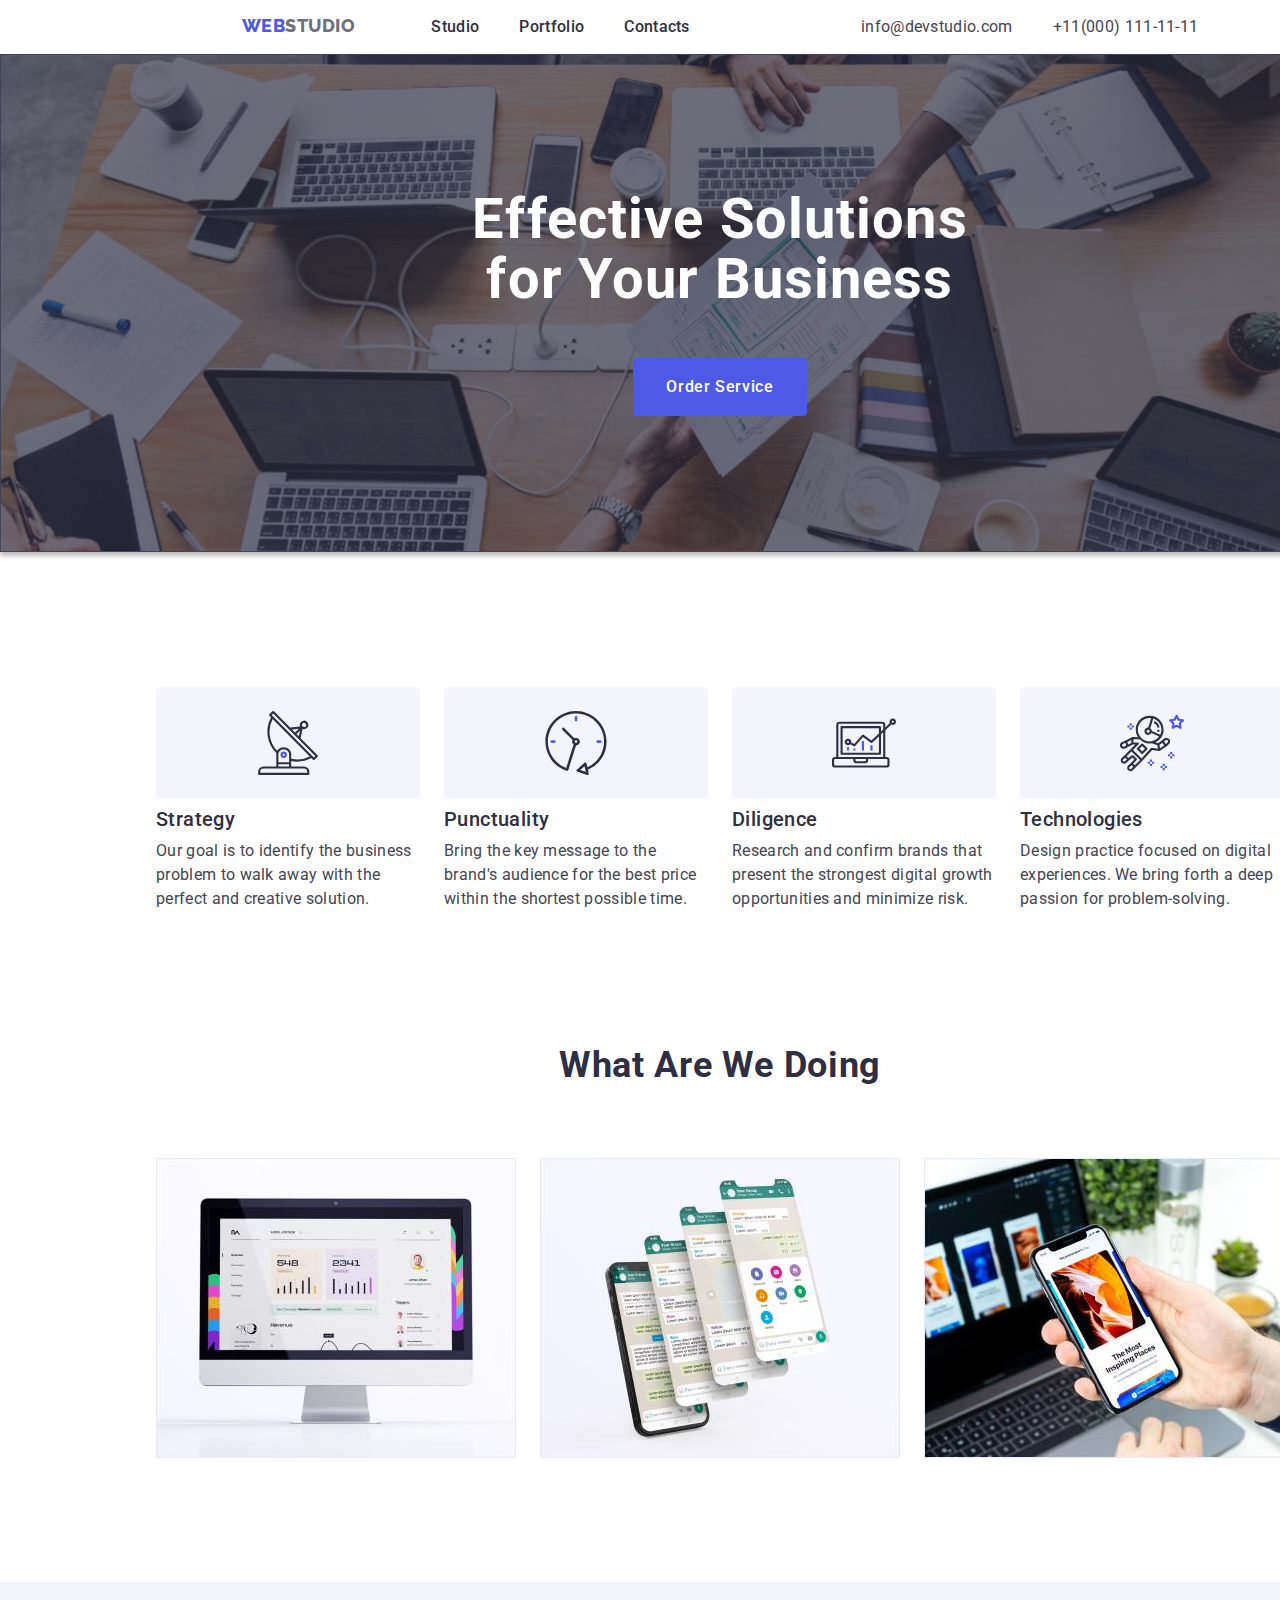
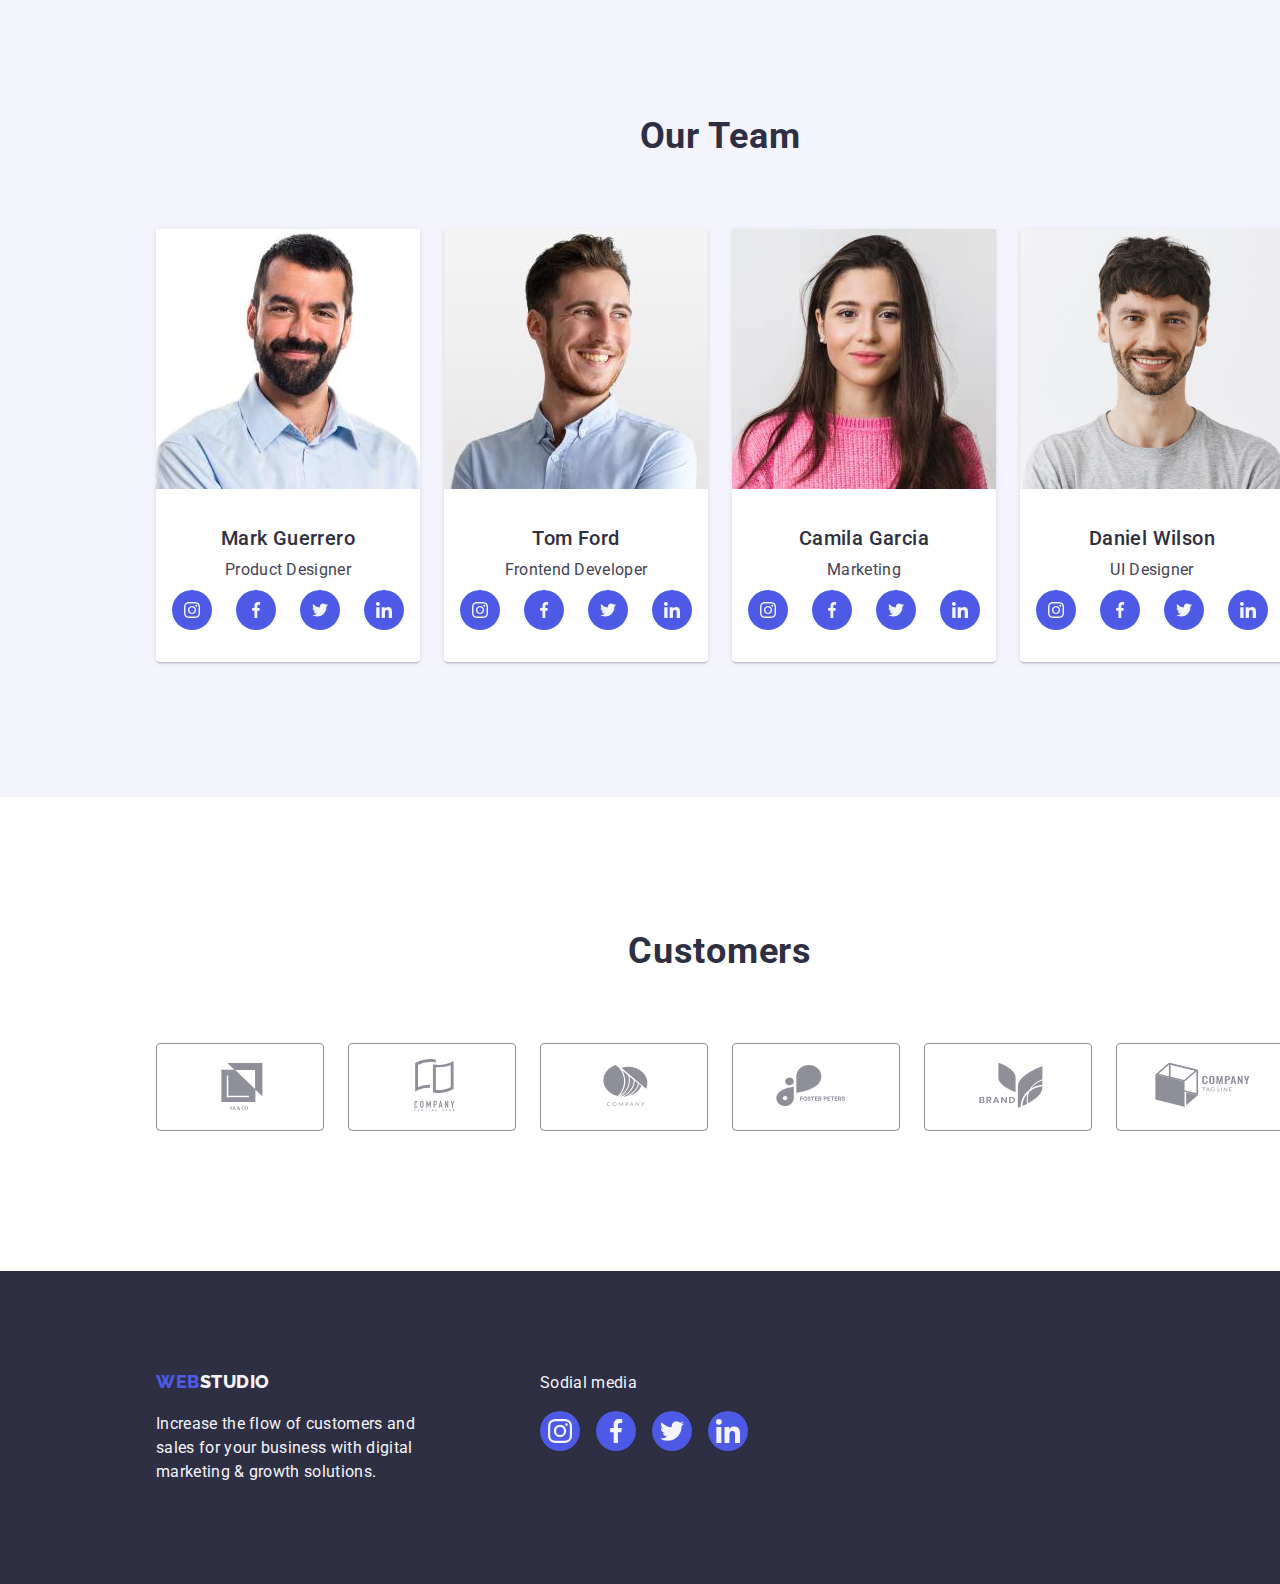
<file: index.html>
<!DOCTYPE html>
<html lang="en">
  <head>
    <meta charset="utf-8" />
    <meta name="descryption" content="webstudio" />
    <meta name="robots" content="noindex,nofollow" />
    <meta name="viewport" content="width=device-width, initial-scale=1" />
    <title>WEB STUDIO</title>
    <link rel="stylesheet" href="./css/modern-normalize.min.css" />
    <link rel="stylesheet" href="./css/styles.css" />
    <link rel="preconnect" href="https://fonts.googleapis.com" />
    <link rel="preconnect" href="https://fonts.gstatic.com" crossorigin />
    <link
      href="https://fonts.googleapis.com/css2?family=Raleway:wght@800&family=Roboto:wght@400;500;700;900&display=swap"
      rel="stylesheet"
    />
  </head>
  <body>
    <header>
      <div class="conteiner header-item">
        <nav class="nav-item">
          <a class="logo logo-header-color link" href="/"
            >WEB<span class="web">Studio</span></a
          >
          <ul class="list menu">
            <li>
              <a class="subpage link" href="./index.html" target="_parent"
                >Studio</a
              >
            </li>
            <li>
              <a class="subpage link" href="./portfolio.html" target="_parent"
                >Portfolio</a
              >
            </li>
            <li><a class="subpage link" href="">Contacts</a></li>
          </ul>
        </nav>
        <address class="link contacts">
          <ul class="list address-items">
            <li>
              <a class="contacts link" href="mailto:info@devstudio.com"
                >info@devstudio.com</a
              >
            </li>
            <li>
              <a class="contacts link" href="tel:+11(000)_111-11-11"
                >+11(000) 111-11-11</a
              >
            </li>
          </ul>
        </address>
      </div>
    </header>
    <main>
      <!--section 1-->
      <section class="section page-part-one">
        <div class="conteiner section-one-items">
          <h1 class="title-one">Effective Solutions for Your Business</h1>
          <button class="push push-one" type="button">Order Service</button>
        </div>
      </section>
      <!--end section 1-->

      <!--section 2-->
      <section class="section page-part-two">
        <div class="conteiner">
          <h2 class="visually-hidden">Main features</h2>
          <ul class="list section-two-items">
            <li>
              <div class="page-part-two-box">
                <svg width="64px" height="64px">
                  <use href="./images/icons.svg#icon-antenna"></use>
                </svg>
              </div>
              <div class="box">
                <h3 class="title-three">Strategy</h3>
                <p class="text">
                  Our goal is to identify the business problem to walk away with
                  the perfect and creative solution.
                </p>
              </div>
            </li>
            <li>
              <div class="page-part-two-box">
                <svg width="64px" height="64px">
                  <use href="./images/icons.svg#icon-clock"></use>
                </svg>
              </div>
              <div class="box">
                <h3 class="title-three">Punctuality</h3>
                <p class="text">
                  Bring the key message to the brand's audience for the best
                  price within the shortest possible time.
                </p>
              </div>
            </li>
            <li>
              <div class="page-part-two-box">
                <svg width="64px" height="64px">
                  <use href="./images/icons.svg#icon-diagram"></use>
                </svg>
              </div>
              <div class="box">
                <h3 class="title-three">Diligence</h3>
                <p class="text">
                  Research and confirm brands that present the strongest digital
                  growth opportunities and minimize risk.
                </p>
              </div>
            </li>
            <li>
              <div class="page-part-two-box">
                <svg width="64px" height="64px">
                  <use href="./images/icons.svg#icon-astronaut"></use>
                </svg>
              </div>
              <div class="box">
                <h3 class="title-three">Technologies</h3>
                <p class="text">
                  Design practice focused on digital experiences. We bring forth
                  a deep passion for problem-solving.
                </p>
              </div>
            </li>
          </ul>
        </div>
      </section>
      <!--end section 2-->

      <!--section 3-->
      <section class="section page-part-three">
        <div class="conteiner section-three-conteiner">
          <h2 class="title-two title-two-item">What are we doing</h2>
          <ul class="list section-three-items">
            <li>
              <img
                src="images/screen.jpg"
                alt="Computer screen with open webpage."
                width="360"
                height="300"
              />
            </li>
            <li>
              <img
                src="images/smartphone.jpg"
                alt="Smartphone with open webpage"
                width="360"
                height="300"
              />
            </li>
            <li>
              <img
                src="images/laptopandphone.jpg"
                alt="Laptop and smartphone with open pages"
                width="360"
                height="300"
              />
            </li>
          </ul>
        </div>
      </section>
      <!--end section 3-->

      <!--section 4-->
      <section class="section page-part-four">
        <div class="conteiner">
          <h2 class="title-two title-two-item">Our Team</h2>
          <ul class="list section-four-item">
            <li class="page-part-four-figure">
              <div class="box-section-four">
                <img
                  class="page-part-four-figure"
                  src="images/markguerrero.jpg"
                  alt="gentleman with a beard"
                  width="264"
                  height="260"
                />
                <div class="box-section-four-text">
                  <h3 class="title-three">Mark Guerrero</h3>
                  <p class="text">Product Designer</p>
                  <div class="page-part-four-icons">
                    <ul class="list icons-list-flex">
                      <li class="icons-list">
                        <a href="">
                          <svg height="16px" width="16px">
                            <use href="./images/icons.svg#icon-instagram" />
                          </svg>
                        </a>
                      </li>
                      <li class="icons-list">
                        <a href="">
                          <svg height="16px" width="16px">
                            <use href="./images/icons.svg#icon-facebook" />
                          </svg>
                        </a>
                      </li>
                      <li class="icons-list">
                        <a href="">
                          <svg height="16px" width="16px">
                            <use href="./images/icons.svg#icon-twitter" />
                          </svg>
                        </a>
                      </li>
                      <li class="icons-list">
                        <a href="">
                          <svg height="16px" width="16px">
                            <use href="./images/icons.svg#icon-linkedin" />
                          </svg>
                        </a>
                      </li>
                    </ul>
                  </div>
                </div>
              </div>
            </li>
            <li class="page-part-four-figure">
              <div class="box-section-four">
                <img
                  class="page-part-four-figure"
                  src="images/tomford.jpg"
                  alt="gentleman with nice hair"
                  width="264"
                  height="260"
                />
                <div class="box-section-four-text">
                  <h3 class="title-three">Tom Ford</h3>
                  <p class="text">Frontend Developer</p>
                  <div class="page-part-four-icons">
                    <ul class="list icons-list-flex">
                      <li class="icons-list">
                        <a href="">
                          <svg height="16px" width="16px">
                            <use href="./images/icons.svg#icon-instagram" />
                          </svg>
                        </a>
                      </li>
                      <li class="icons-list">
                        <a href="">
                          <svg height="16px" width="16px">
                            <use href="./images/icons.svg#icon-facebook" />
                          </svg>
                        </a>
                      </li>
                      <li class="icons-list">
                        <a href="">
                          <svg height="16px" width="16px">
                            <use href="./images/icons.svg#icon-twitter" />
                          </svg>
                        </a>
                      </li>
                      <li class="icons-list">
                        <a href="">
                          <svg height="16px" width="16px">
                            <use href="./images/icons.svg#icon-linkedin" />
                          </svg>
                        </a>
                      </li>
                    </ul>
                  </div>
                </div>
              </div>
            </li>
            <li class="page-part-four-figure">
              <div class="box-section-four">
                <img
                  class="page-part-four-figure"
                  src="images/camilagarcia.jpg"
                  alt="nice lady"
                  width="264"
                  height="260"
                />
                <div class="box-section-four-text">
                  <h3 class="title-three">Camila Garcia</h3>
                  <p class="text">Marketing</p>
                  <div class="page-part-four-icons">
                    <ul class="list icons-list-flex">
                      <li class="icons-list">
                        <a href="">
                          <svg height="16px" width="16px">
                            <use href="./images/icons.svg#icon-instagram" />
                          </svg>
                        </a>
                      </li>
                      <li class="icons-list">
                        <a href="">
                          <svg height="16px" width="16px">
                            <use href="./images/icons.svg#icon-facebook" />
                          </svg>
                        </a>
                      </li>
                      <li class="icons-list">
                        <a href="">
                          <svg height="16px" width="16px">
                            <use href="./images/icons.svg#icon-twitter" />
                          </svg>
                        </a>
                      </li>
                      <li class="icons-list">
                        <a href="">
                          <svg height="16px" width="16px">
                            <use href="./images/icons.svg#icon-linkedin" />
                          </svg>
                        </a>
                      </li>
                    </ul>
                  </div>
                </div>
              </div>
            </li>
            <li class="page-part-four-figure">
              <div class="box-section-four">
                <img
                  class="page-part-four-figure"
                  src="images/danielwilson.jpg"
                  alt="gentleman wearing a t-shirt"
                  width="264"
                  height="260"
                />
                <div class="box-section-four-text">
                  <h3 class="title-three">Daniel Wilson</h3>
                  <p class="text">UI Designer</p>
                  <div class="page-part-four-icons">
                    <ul class="list icons-list-flex">
                      <li class="icons-list">
                        <a href="">
                          <svg height="16px" width="16px">
                            <use href="./images/icons.svg#icon-instagram" />
                          </svg>
                        </a>
                      </li>
                      <li class="icons-list">
                        <a href="">
                          <svg height="16px" width="16px">
                            <use href="./images/icons.svg#icon-facebook" />
                          </svg>
                        </a>
                      </li>
                      <li class="icons-list">
                        <a href="">
                          <svg height="16px" width="16px">
                            <use href="./images/icons.svg#icon-twitter" />
                          </svg>
                        </a>
                      </li>
                      <li class="icons-list">
                        <a href="">
                          <svg height="16px" width="16px">
                            <use href="./images/icons.svg#icon-linkedin" />
                          </svg>
                        </a>
                      </li>
                    </ul>
                  </div>
                </div>
              </div>
            </li>
          </ul>
        </div>
      </section>
      <!--end section 4-->
      <!--section 5 -->
      <section class="section">
        <div class="conteiner">
          <h2 class="title-two title-two-item">Customers</h2>
          <ul class="list section-company-flex">
            <div class="section-five-hover">
              <li>
                <a href="#">
                  <svg class="company-icons">
                    <use
                      width="104px"
                      height="56px"
                      href="./images/icons.svg#icon-yoandco"
                    ></use>
                  </svg>
                </a>
              </li>
            </div>
            <div class="section-five-hover">
              <li>
                <a href="#">
                  <svg class="company-icons">
                    <use
                      width="104px"
                      height="56px"
                      href="./images/icons.svg#icon-taglinecompany"
                    ></use>
                  </svg>
                </a>
              </li>
            </div>
            <div class="section-five-hover">
              <li>
                <a href="#">
                  <svg class="company-icons">
                    <use
                      width="104px"
                      height="56px"
                      href="./images/icons.svg#icon-company"
                    ></use>
                  </svg>
                </a>
              </li>
            </div>
            <div class="section-five-hover">
              <li>
                <a href="#">
                  <svg class="company-icons">
                    <use
                      href="./images/icons.svg#icon-fosterpeterscompany"
                      width="104px"
                      height="56px"
                    ></use>
                  </svg>
                </a>
              </li>
            </div>
            <div class="section-five-hover">
              <li>
                <a href="#">
                  <svg class="company-icons">
                    <use
                      width="104px"
                      height="56px"
                      href="./images/icons.svg#icon-brandcompany"
                    ></use>
                  </svg>
                </a>
              </li>
            </div>
            <div class="section-five-hover">
              <li>
                <a href="#">
                  <svg class="company-icons">
                    <use
                      width="104px"
                      height="56px"
                      href="./images/icons.svg#icon-companytagline"
                    ></use>
                  </svg>
                </a>
              </li>
            </div>
          </ul>
        </div>
      </section>
      <!--end section 5-->
    </main>
    <footer class="footer-style">
      <div class="conteiner footer-flex">
        <div class="footer-box">
          <a class="logo link" href="/"
            >WEB<span class="logo-footer-color">Studio</span></a
          >
          <p class="footer-style footer-text">
            Increase the flow of customers and sales for your business with
            digital marketing & growth solutions.
          </p>
        </div>
        <div class="footer-social-media-box">
          <p>Sodial media</p>
          <div class="footer-social-media">
            <ul class="list icons-list-flex-footer">
              <li class="icons-list-footer">
                <a href="">
                  <svg height="24px" width="24px">
                    <use href="./images/icons.svg#icon-instagram" />
                  </svg>
                </a>
              </li>
              <li class="icons-list-footer">
                <a href="">
                  <svg height="24px" width="24px">
                    <use href="./images/icons.svg#icon-facebook" />
                  </svg>
                </a>
              </li>

              <li class="icons-list-footer">
                <a href="">
                  <svg height="24px" width="24px">
                    <use href="./images/icons.svg#icon-twitter" />
                  </svg>
                </a>
              </li>

              <li class="icons-list-footer">
                <a href="">
                  <svg height="24px" width="24px">
                    <use href="./images/icons.svg#icon-linkedin" />
                  </svg>
                </a>
              </li>
            </ul>
          </div>
        </div>
      </div>
    </footer>
  </body>
</html>
</file>
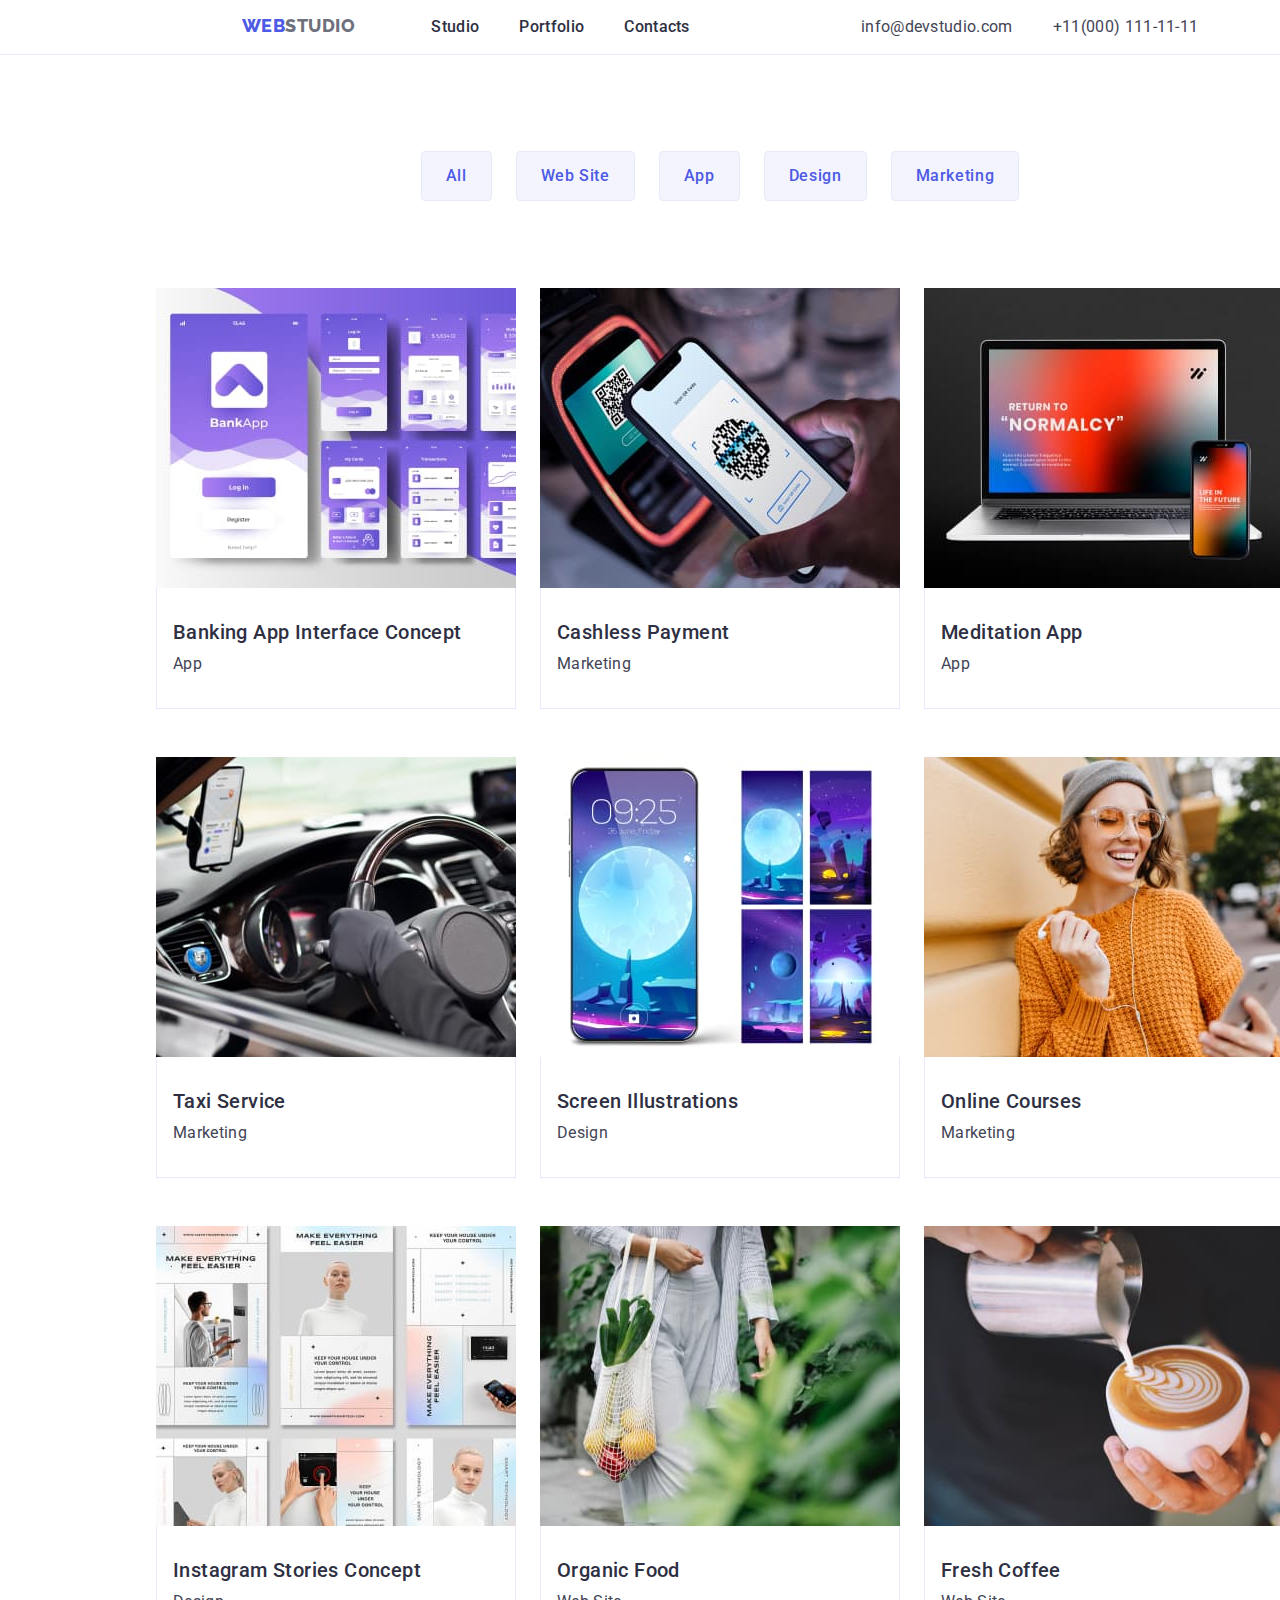
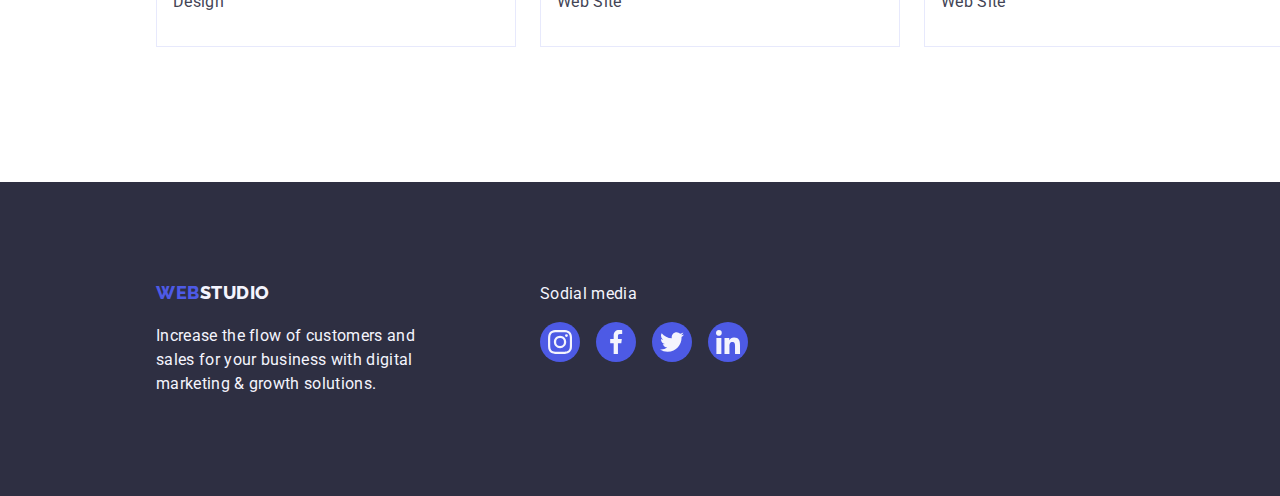
<file: portfolio.html>
<!DOCTYPE html>
<html lang="en">
  <head>
    <meta charset="utf-8" />
    <meta name="vewport" content=" width=device-width, initial=scale=1" />
    <title>Portfolio</title>
    <link rel="stylesheet" href="./css/modern-normalize.min.css" />
    <link rel="stylesheet" href="./css/styles.css" />
    <link rel="preconnect" href="https://fonts.googleapis.com" />
    <link rel="preconnect" href="https://fonts.gstatic.com" crossorigin />
    <link
      href="https://fonts.googleapis.com/css2?family=Raleway:wght@800&family=Roboto:wght@400;500;700;900&display=swap"
      rel="stylesheet"
    />
  </head>
  <body>
    <header class="header-border">
      <div class="conteiner header-item">
        <nav class="nav-item">
          <a class="logo logo-header-color link" href="/"
            >WEB<span class="web">Studio</span></a
          >
          <ul class="list menu">
            <li>
              <a class="subpage link" href="./index.html" target="_parent"
                >Studio</a
              >
            </li>
            <li>
              <a class="subpage link" href="./portfolio.html" target="_parent"
                >Portfolio</a
              >
            </li>
            <li>
              <a class="subpage link" href="">Contacts</a>
            </li>
          </ul>
        </nav>
        <address class="link contacts">
          <ul class="list address-items">
            <li>
              <a class="contacts link" href="mailto:info@devstudio.com"
                >info@devstudio.com</a
              >
            </li>
            <li>
              <a class="contacts link" href="tel:+11(000)_111-11-11"
                >+11(000) 111-11-11</a
              >
            </li>
          </ul>
        </address>
      </div>
    </header>
    <main>
      <section class="section section-portfolio">
        <!--button part section-->
        <div class="conteiner flex-column">
          <h1 class="visually-hidden">Portfolio</h1>
          <div class="button-list">
            <ul class="list button-portfolio-list">
              <li>
                <button class="push portfolio" type="button">All</button>
              </li>
              <li>
                <button class="push portfolio" type="button">Web Site</button>
              </li>
              <li>
                <button class="push portfolio" type="button">App</button>
              </li>
              <li>
                <button class="push portfolio" type="button">Design</button>
              </li>
              <li>
                <button class="push portfolio" type="button">Marketing</button>
              </li>
            </ul>
          </div>
          <!--end button part section-->
        </div>
        <!--portfolio part section-->
        <div class="conteiner">
          <ul class="list portfolio-list">
            <li class="portfolio-item">
              <a class="link" href="">
                <img
                  class="post-cards"
                  src="./images/bankappproject.jpg"
                  alt="Bank App project."
                  width="360"
                  height="300"
                />
                <div class="box-text-portfolio">
                  <h2 class="title-three">Banking App Interface Concept</h2>
                  <p class="text">App</p>
                </div>
              </a>
            </li>
            <li class="portfolio-item">
              <a class="link" href="">
                <img
                  class="post-cards"
                  src="./images/qrcodereading.jpg"
                  alt="QR scannig app picture."
                  width="360"
                  height="300"
                />
                <div class="box-text-portfolio">
                  <h2 class="title-three">Cashless Payment</h2>
                  <p class="text">Marketing</p>
                </div>
              </a>
            </li>
            <li class="portfolio-item">
              <a class="link" href="">
                <img
                  class="post-cards"
                  src="./images/meditationapp.jpg"
                  alt="Meditation App on laptop screen."
                  width="360"
                  height="300"
                />
                <div class="box-text-portfolio">
                  <h2 class="title-three">Meditation App</h2>
                  <p class="text">App</p>
                </div>
              </a>
            </li>
            <li class="portfolio-item">
              <a class="link" href="">
                <img
                  class="post-cards"
                  src="./images/taxiservice.jpg"
                  alt="Taxi car with driver."
                  width="360"
                  height="300"
                />
                <div class="box-text-portfolio">
                  <h2 class="title-three">Taxi Service</h2>
                  <p class="text">Marketing</p>
                </div>
              </a>
            </li>
            <li class="portfolio-item">
              <a class="link" href="">
                <img
                  class="post-cards"
                  src="./images/screenillustrations.jpg"
                  alt="Smartphone with well-designed pictures."
                  width="360"
                  height="300"
                />
                <div class="box-text-portfolio">
                  <h2 class="title-three">Screen Illustrations</h2>
                  <p class="text">Design</p>
                </div>
              </a>
            </li>
            <li class="portfolio-item">
              <a class="link" href="">
                <img
                  class="post-cards"
                  src="./images/onlinecourses.jpg"
                  alt="Happy woman with smartphon with hand."
                  width="360"
                  height="300"
                />
                <div class="box-text-portfolio">
                  <h2 class="title-three">Online Courses</h2>
                  <p class="text">Marketing</p>
                </div>
              </a>
            </li>
            <li class="portfolio-item">
              <a class="link" href="">
                <img
                  class="post-cards"
                  src="./images/instagramstoriesconcept.jpg"
                  alt="Some pictures with people and text."
                  width="360"
                  height="300"
                />
                <div class="box-text-portfolio">
                  <h2 class="title-three">Instagram Stories Concept</h2>
                  <p class="text">Design</p>
                </div>
              </a>
            </li>
            <li class="portfolio-item">
              <a class="link" href="">
                <img
                  class="post-cards"
                  src="./images/organicfood.jpg"
                  alt="Someone carring bag with fresh fruits."
                  width="360"
                  height="300"
                />
                <div class="box-text-portfolio">
                  <h2 class="title-three">Organic Food</h2>
                  <p class="text">Web Site</p>
                </div>
              </a>
            </li>
            <li class="portfolio-item">
              <a class="link" href="">
                <img
                  class="post-cards"
                  src="./images/freshcoffee.jpg"
                  alt="Well-made tasty coffee."
                  width="360"
                  height="300"
                />
                <div class="box-text-portfolio">
                  <h2 class="title-three">Fresh Coffee</h2>
                  <p class="text">Web Site</p>
                </div>
              </a>
            </li>
          </ul>
        </div>
      </section>
      <!--end portfolio part section-->
    </main>
    <footer class="footer-style">
      <div class="conteiner footer-flex">
        <div class="footer-box">
          <a class="logo link" href="/"
            >WEB<span class="logo-footer-color">Studio</span></a
          >
          <p class="footer-style footer-text">
            Increase the flow of customers and sales for your business with
            digital marketing & growth solutions.
          </p>
        </div>
        <div class="footer-social-media-box">
          <p>Sodial media</p>
          <div class="footer-social-media">
            <ul class="list icons-list-flex-footer">
              <li class="icons-list-footer">
                <a href="">
                  <svg height="24px" width="24px">
                    <use href="./images/icons.svg#icon-instagram" />
                  </svg>
                </a>
              </li>
              <li class="icons-list-footer">
                <a href="">
                  <svg height="24px" width="24px">
                    <use href="./images/icons.svg#icon-facebook" />
                  </svg>
                </a>
              </li>

              <li class="icons-list-footer">
                <a href="">
                  <svg height="24px" width="24px">
                    <use href="./images/icons.svg#icon-twitter" />
                  </svg>
                </a>
              </li>

              <li class="icons-list-footer">
                <a href="">
                  <svg height="24px" width="24px">
                    <use href="./images/icons.svg#icon-linkedin" />
                  </svg>
                </a>
              </li>
            </ul>
          </div>
        </div>
      </div>
    </footer>
  </body>
</html>
</file>
<file: css/styles.css>
:root {
  --cloud-color: #f4f4fd;
  --cornflower-color: #e7e9fc;
  --dairy-color: #fcfcfc;
  --green-color: #31d0aa;
  --grey-color: #2e2f42b3;
  --iris-color: #4d5ae5;
  --light-slate-color: #8e8f99;
  --navy-blue-color: #2e2f42;
  --navy-blue-transparent-color: #2e2f4214;
  --navy-blue-less-transparent-color: #2e2f4229;
  --navy-blue-modal-color: #2e2f4264;
  --ocean-color: #404bbf;
  --slate-color: #434455;
  --white-color: #ffffff;

  --font-logo: "Raleway", sans-serif;
  --font-button: "Roboto", sans-serif;
  --logo-size: 18px;
  --logo-letter-spacing: 0.03em;
  --body-letter-spacing: 0.02em;
  --button-size: 16px;
  --line-height-main: 1.5;
}

/* global */
body {
  color: var(--slate-color);
  font-family: "Roboto", sans-serif;
  background-color: var(--white-color);
  width: 1440px;
  margin-inline: auto;
}
p,
ul,
h1,
h2,
h3,
h4,
h5,
h6 {
  margin: 0;
  border: 0;
  padding: 0;
}

/* selectors */
.conteiner {
  width: 1158px;
  margin-inline: auto;
  padding: 15px;
}
.nav-item {
  display: flex;
  gap: 76px;
}
.header-item {
  display: flex;
  justify-content: space-around;
}
.header-border {
  border-bottom: 1px solid var(--cornflower-color);
}
.menu {
  display: flex;
  gap: 40px;
}

.address-items {
  display: flex;
  gap: 40px;
}

.section {
  padding-top: 120px;
  padding-bottom: 120px;
}
.section-one-items {
  display: flex;
  flex-wrap: wrap;
  align-items: center;
  flex-direction: column;
  gap: 48px;
}

.section-two-items {
  display: flex;
  justify-content: center;
  gap: 24px;
}
.box {
  width: 264px;
}

.title-two-item {
  display: flex;
  justify-content: center;
  margin-bottom: 72px;
}

.section-three-items {
  display: flex;
  justify-content: center;
  gap: 24px;
}

.page-part-three {
  padding-top: 0;
}

.section-three-conteiner {
  padding: 0px;
}
.section-four-item {
  display: flex;
  justify-content: center;
  gap: 24px;
}

.box-section-four {
  box-shadow: 0 1px 6px 0 #2e2f4214, 0 1px 1px 0 #2e2f4229,
    0 2px 1px 0 #2e2f4214;
  display: block;
}
.box-section-four:last-child {
  border-radius: 4px;
  text-align: center;
}

.flex-column {
  flex-direction: column;
}

.section-portfolio {
  padding-top: 81px;
}

.button-list {
  padding-bottom: 57px;
}
.section-company-flex {
  display: flex;
  justify-content: space-between;
}

.company-icons {
  fill: var(--light-slate-color);
  width: 168px;
  height: 88px;
  border-radius: 4px;
  border: 1px solid var(--light-slate-color);
}
.company-icons:first-child {
  padding: 12px 32px 12px 32px;
}
.company-icons:hover,
.company-icons:focus {
  border-color: var(--ocean-color);
  fill: var(--ocean-color);
}
/* header */
/* logo */
.logo {
  font-family: var(--font-logo);
  font-weight: 800;
  font-size: var(--logo-size);
  letter-spacing: var(--logo-letter-spacing);
  line-height: 1.17;
  text-transform: uppercase;
  color: var(--iris-color);
}
.link {
  text-decoration: none;
}
.web {
  color: var(--grey-color);
}
/* end logo */
.list {
  list-style: none;
}
.subpage {
  font-size: var(--button-size);
  line-height: var(--line-height-main);
  font-weight: 500;
  letter-spacing: var(--body-letter-spacing);
}
.contacts {
  color: var(--slate-color);
  font-size: var(--button-size);
  line-height: var(--line-height-main);
  font-style: normal;
  text-decoration: none;
  letter-spacing: var(--body-letter-spacing);
}
.subpage {
  color: var(--navy-blue-color);
  text-decoration: none;
}
.contacts:hover,
.contacts:focus,
.subpage:hover,
.subpage:focus {
  color: var(--ocean-color);
}
/* end header */
/* main */
.title-one {
  color: var(--white-color);
  font-size: 56px;
  line-height: 1.07;
  letter-spacing: var(--body-letter-spacing);
  text-align: center;
  width: 496px;
}
.text {
  color: var(--slate-color);
  font-size: var(--button-size);
  line-height: var(--line-height-main);
  letter-spacing: var(--body-letter-spacing);
}
.title-two {
  font-size: 36px;
  letter-spacing: var(--body-letter-spacing);
  line-height: 1.11;
  text-align: center;
  text-transform: capitalize;
  color: var(--navy-blue-color);
}
.title-three {
  font-size: 20px;
  font-weight: 500;
  letter-spacing: var(--body-letter-spacing);
  line-height: 1.2;
  color: var(--navy-blue-color);
  margin-bottom: 8px;
}
.page-part-two-box {
  background-color: var(--cloud-color);
  border-radius: 4px;
  padding-top: 24px;
  padding-bottom: 24px;
  display: flex;
  justify-content: center;
}
.box {
  padding-top: 8px;
}
.page-part-four {
  background-color: var(--cloud-color);
}
.page-part-four-figure {
  background-color: var(--white-color);
}
.page-part-four-icons {
  padding-top: 8px;
}
.box-section-four-text {
  padding: 32px 16px 32px 16px;
}
.icons-list {
  padding: 12px;
  border-radius: 50%;
  border-color: var(--iris-color);
  background-color: var(--iris-color);
  height: 40px;
}
.icons-list:hover,
.icons-list:focus {
  background-color: var(--ocean-color);
}

.icons-list-footer {
  padding: 8px 8px 8px 8px;
  border-radius: 50%;
  border-color: var(--iris-color);
  background-color: var(--iris-color);
}
.icons-list-flex {
  display: flex;
  justify-content: space-between;
}
.icon-list:first-child {
  display: flex;
  justify-content: center;
}
.push {
  color: var(--white-color);
  background-color: var(--iris-color);
  cursor: pointer;
  font-family: var(--font-button);
  letter-spacing: 0.04em;
  line-height: var(--line-height-main);
  font-size: var(--button-size);
  font-weight: 500;
  border-radius: 4px;
  border: 1px solid var(--iris-color);
}
.push-one {
  padding: 16px 32px 16px 32px;
}

.push:hover,
.push:focus {
  background-color: var(--ocean-color);
  box-shadow: 0px 4px 4px 0px #00000026;
  border: 1px solid var(--ocean-color);
}
.portfolio {
  color: var(--iris-color);
  background-color: var(--cloud-color);
  border: 1px solid var(--cornflower-color);
  padding: 12px 24px 12px 24px;
}
.portfolio:hover,
.portfolio:focus {
  color: var(--white-color);
  background-color: var(--ocean-color);
  box-shadow: 0px 3px 1px 0px #0000001a, 0px 2px 1px 0px #00000014,
    0px 2px 2px 0px #0000001f;
  border: 1px solid var(--ocean-color);
}
.visually-hidden:not(:focus):not(:active) {
  clip: rect(0 0 0 0);
  clip-path: inset(100%);
  height: 1px;
  overflow: hidden;
  position: absolute;
  white-space: nowrap;
  width: 1px;
}
.button-portfolio-list {
  display: flex;
  justify-content: center;
  gap: 24px;
}

.portfolio-list {
  display: flex;
  justify-content: center;
  flex-wrap: wrap;
  gap: 24px;
}
.portfolio-item:nth-child(-n + 6) {
  margin-bottom: 24px;
}
.portfolio-item:hover,
.portfolio-item:focus {
  box-shadow: 0px 1px 6px 0px var(--navy-blue-transparent-color),
    0px 1px 1px 0px var(--navy-blue-less-transparent-color),
    0px 2px 1px 0px var(--navy-blue-transparent-color);
}
.post-cards {
  display: block;
}

.box-text-portfolio {
  border-bottom: 1px solid var(--cornflower-color);
  border-left: 1px solid var(--cornflower-color);
  border-right: 1px solid var(--cornflower-color);
  border-top: 0px solid var(--cornflower-color);
  padding: 32px 0px 32px 16px;
}
/* end main */
/* footer */
.logo-footer-color {
  color: var(--cloud-color);
}

.footer-style {
  background-color: var(--navy-blue-color);
}
.page-part-one {
  background-image: linear-gradient(var(--grey-color), var(--grey-color)),
    url("../images/peopleoffice.jpg");
  background-size: cover;
  border: 1px solid;
  box-shadow: 0px 4px 4px 0px #00000040;
}

.footer-style {
  color: var(--cloud-color);
  font-size: var(--button-size);
  line-height: var(--line-height-main);
  letter-spacing: var(--body-letter-spacing);
}
.footer-text {
  width: 264px;
  margin-top: 17.5px;
}
.footer-box {
  padding-top: 85px;
  padding-bottom: 85px;
}
.footer-social-media {
  padding-top: 16px;
}
.icons-list-flex-footer {
  display: flex;
  gap: 16px;
}
.icons-list-footer {
  height: 40px;
}
.icons-list-footer:hover,
.icons-list-footer:focus {
  background-color: var(--green-color);
}
.footer-flex {
  display: flex;
  gap: 120px;
}
.footer-social-media-box {
  padding-top: 85px;
  padding-bottom: 85px;
}

/*end footer */
/* end selectors */
</file>
